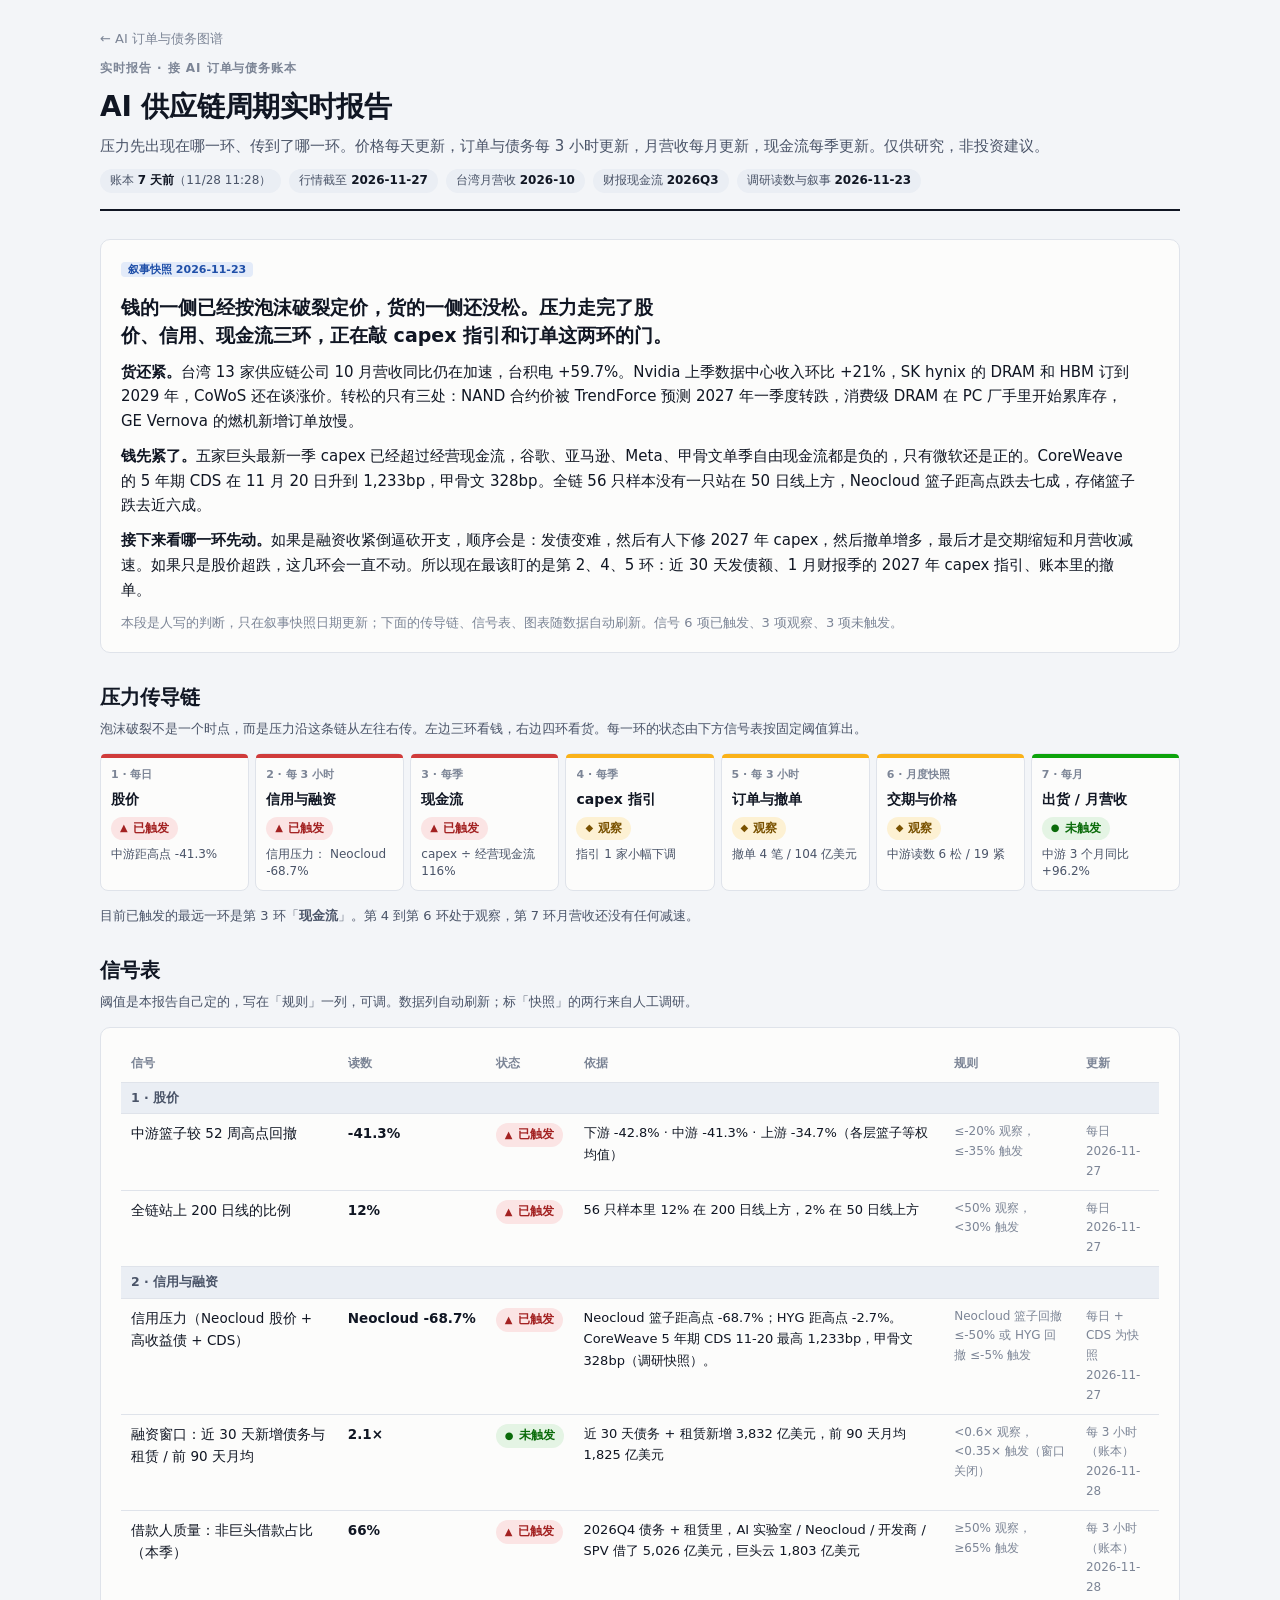
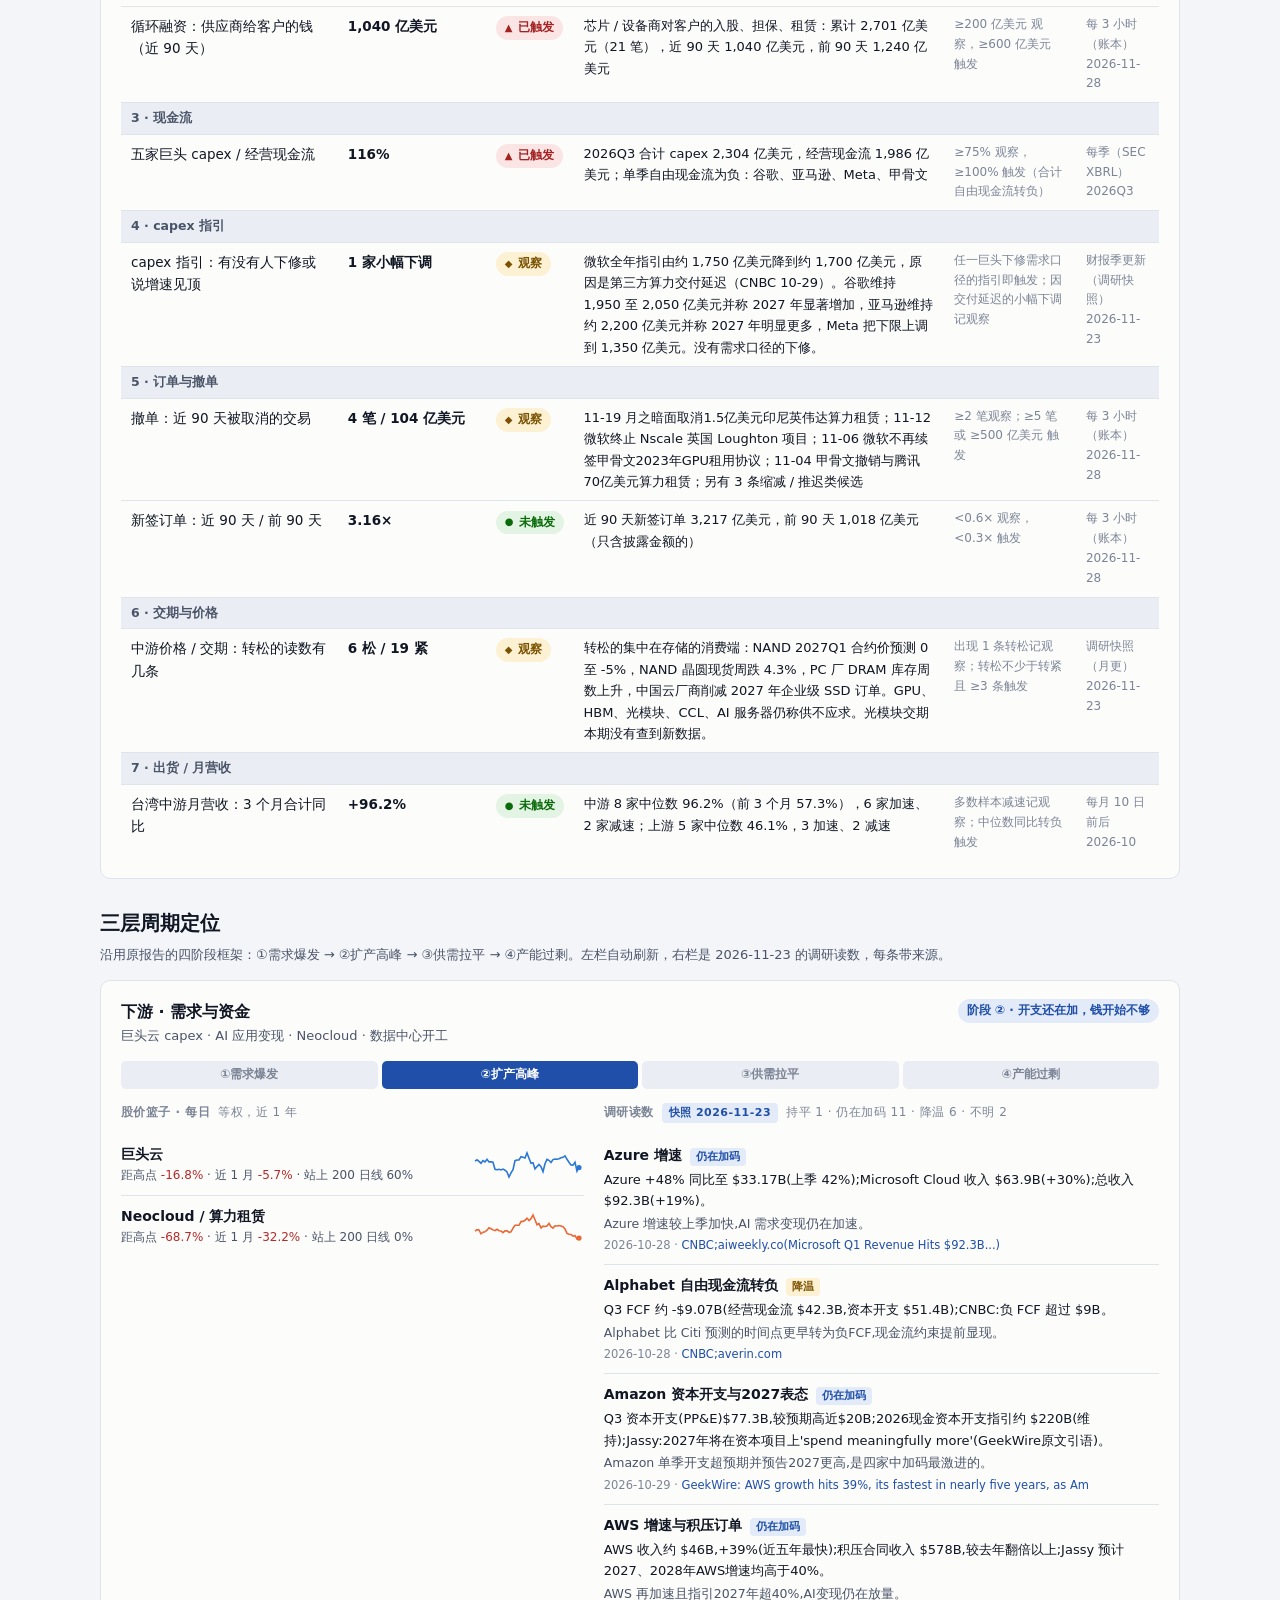
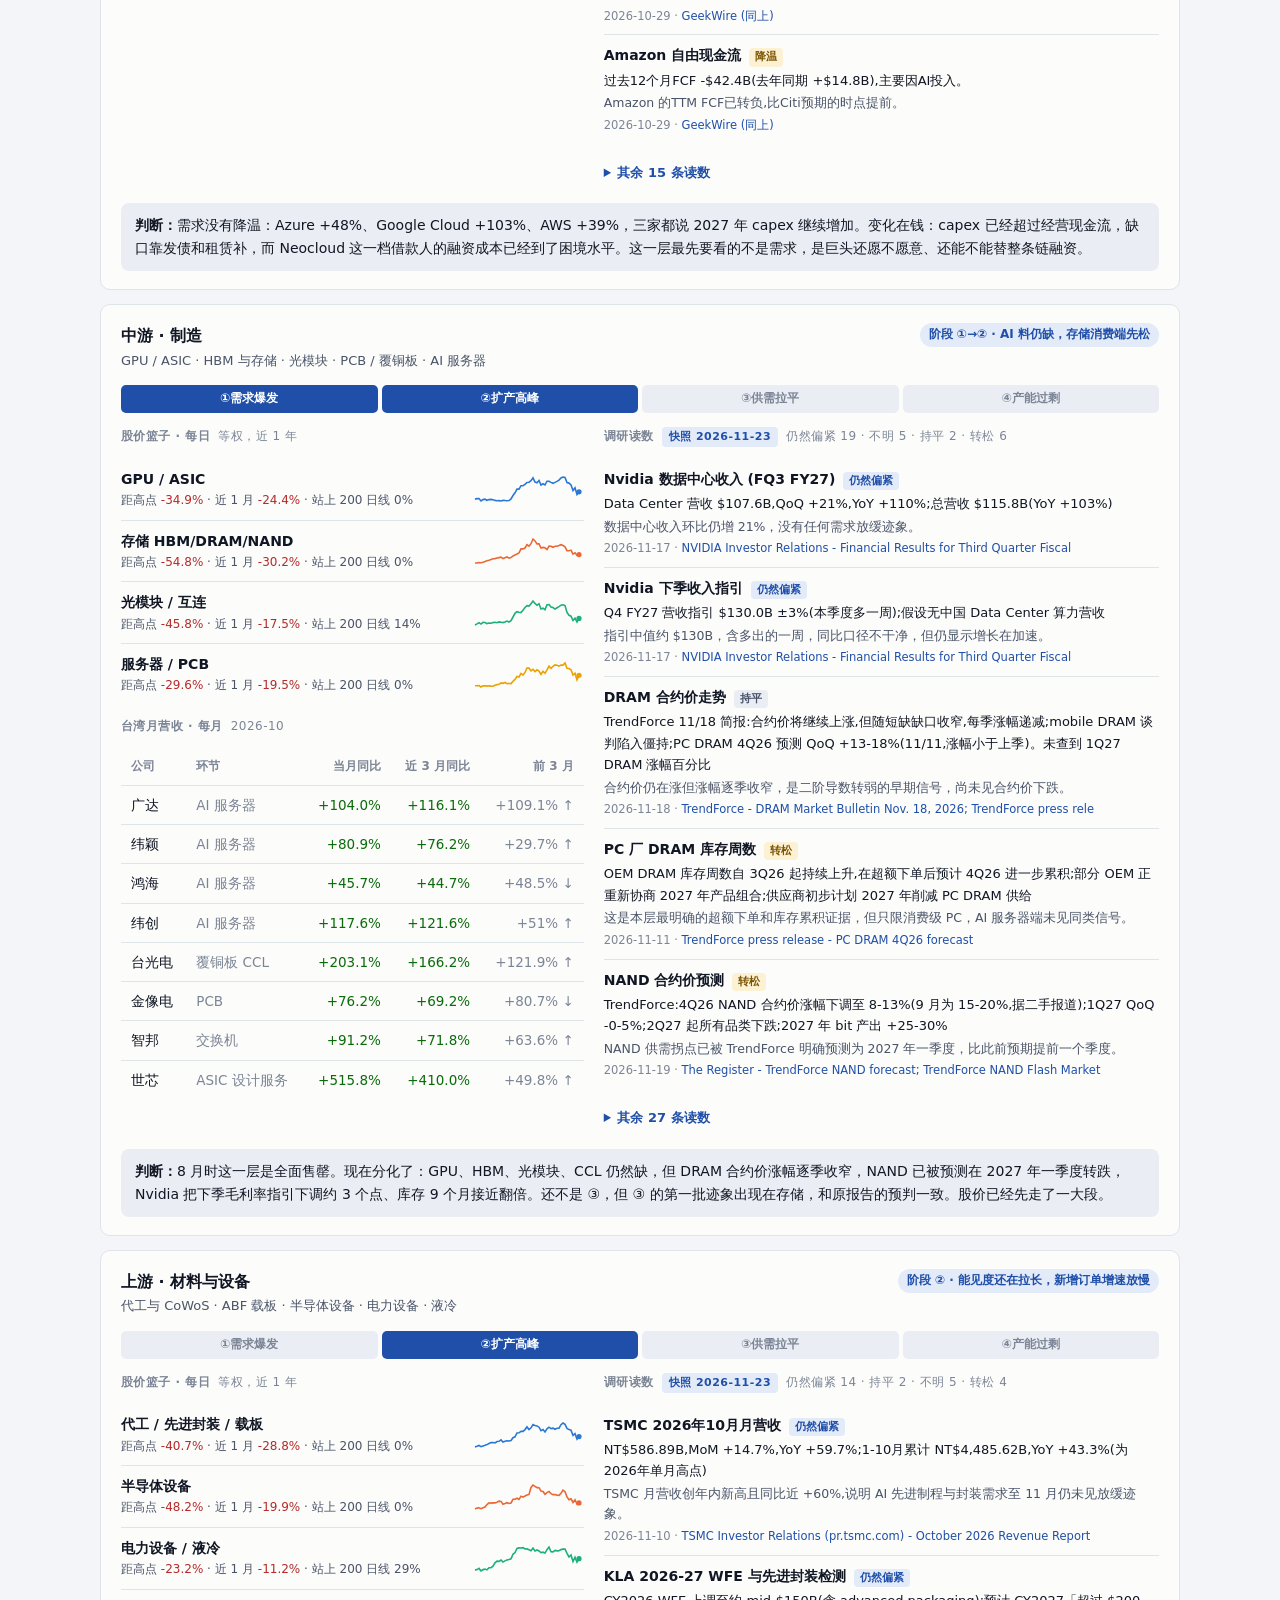
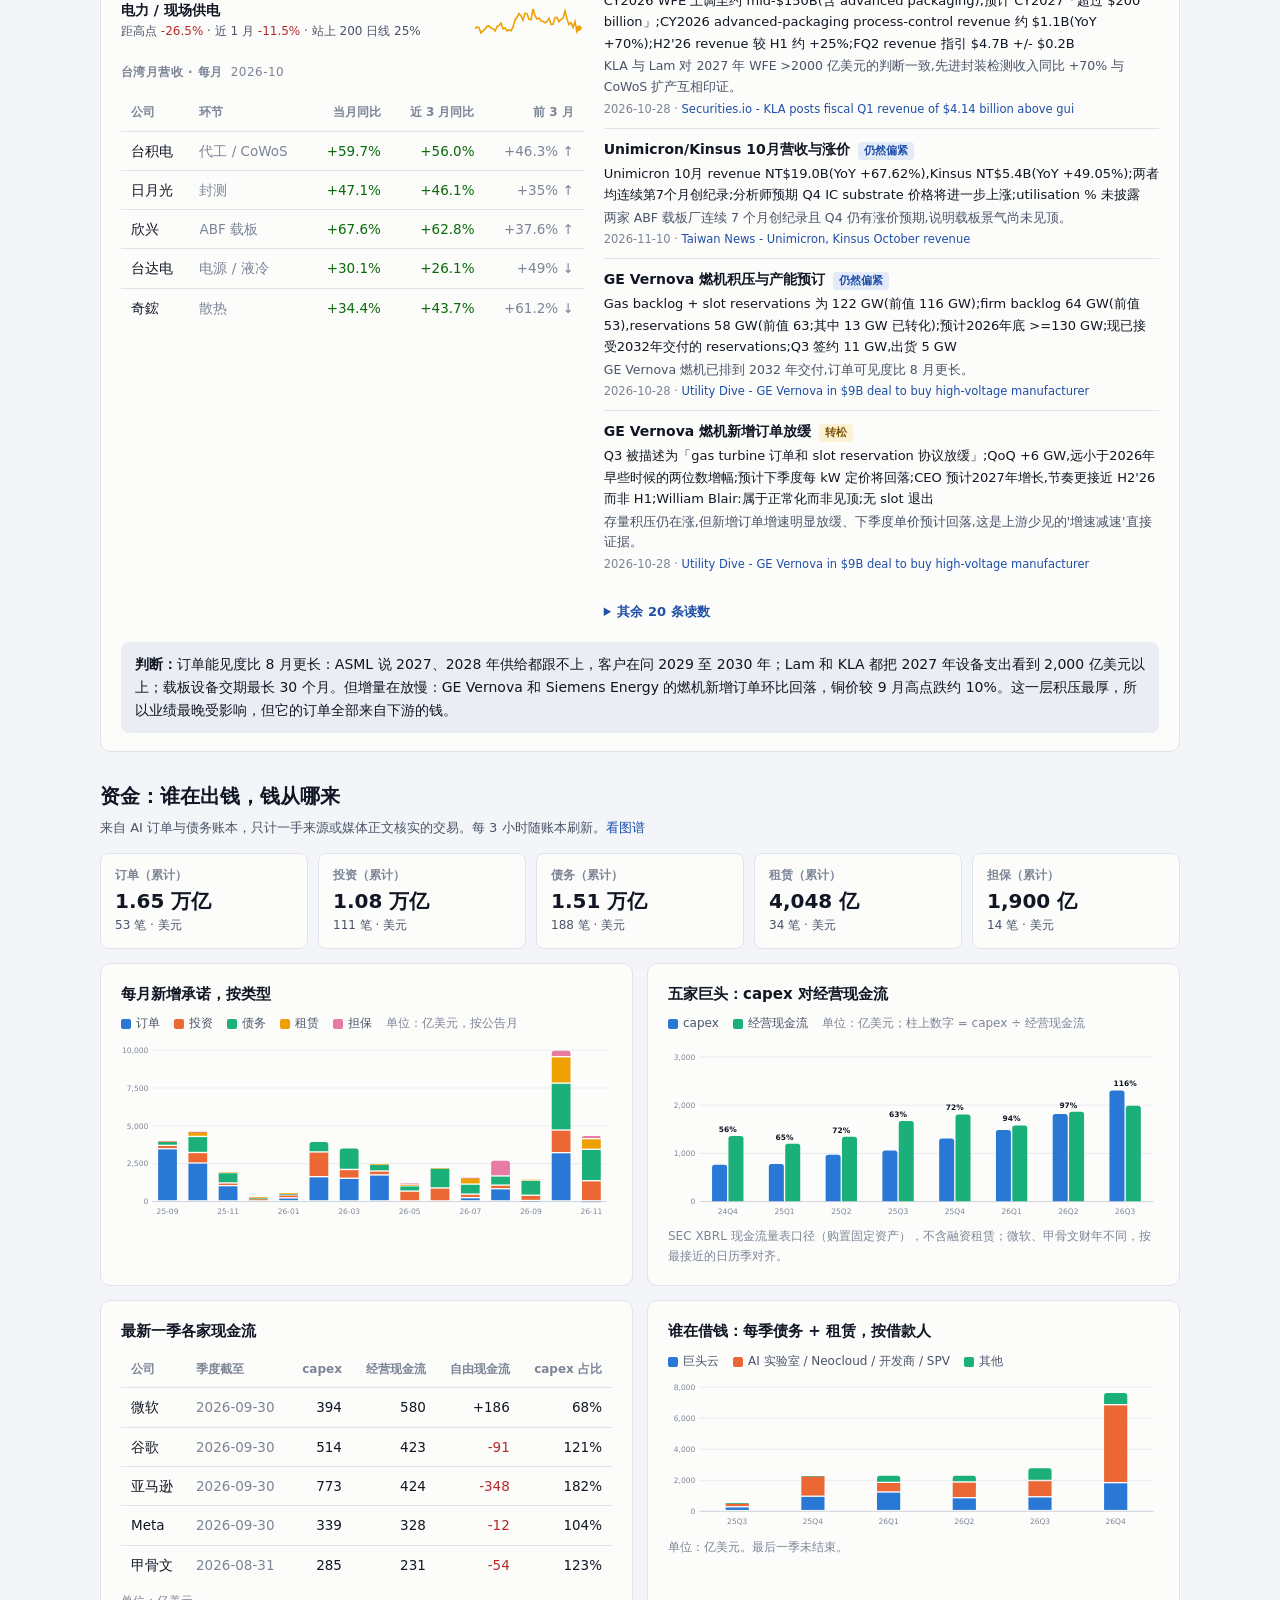
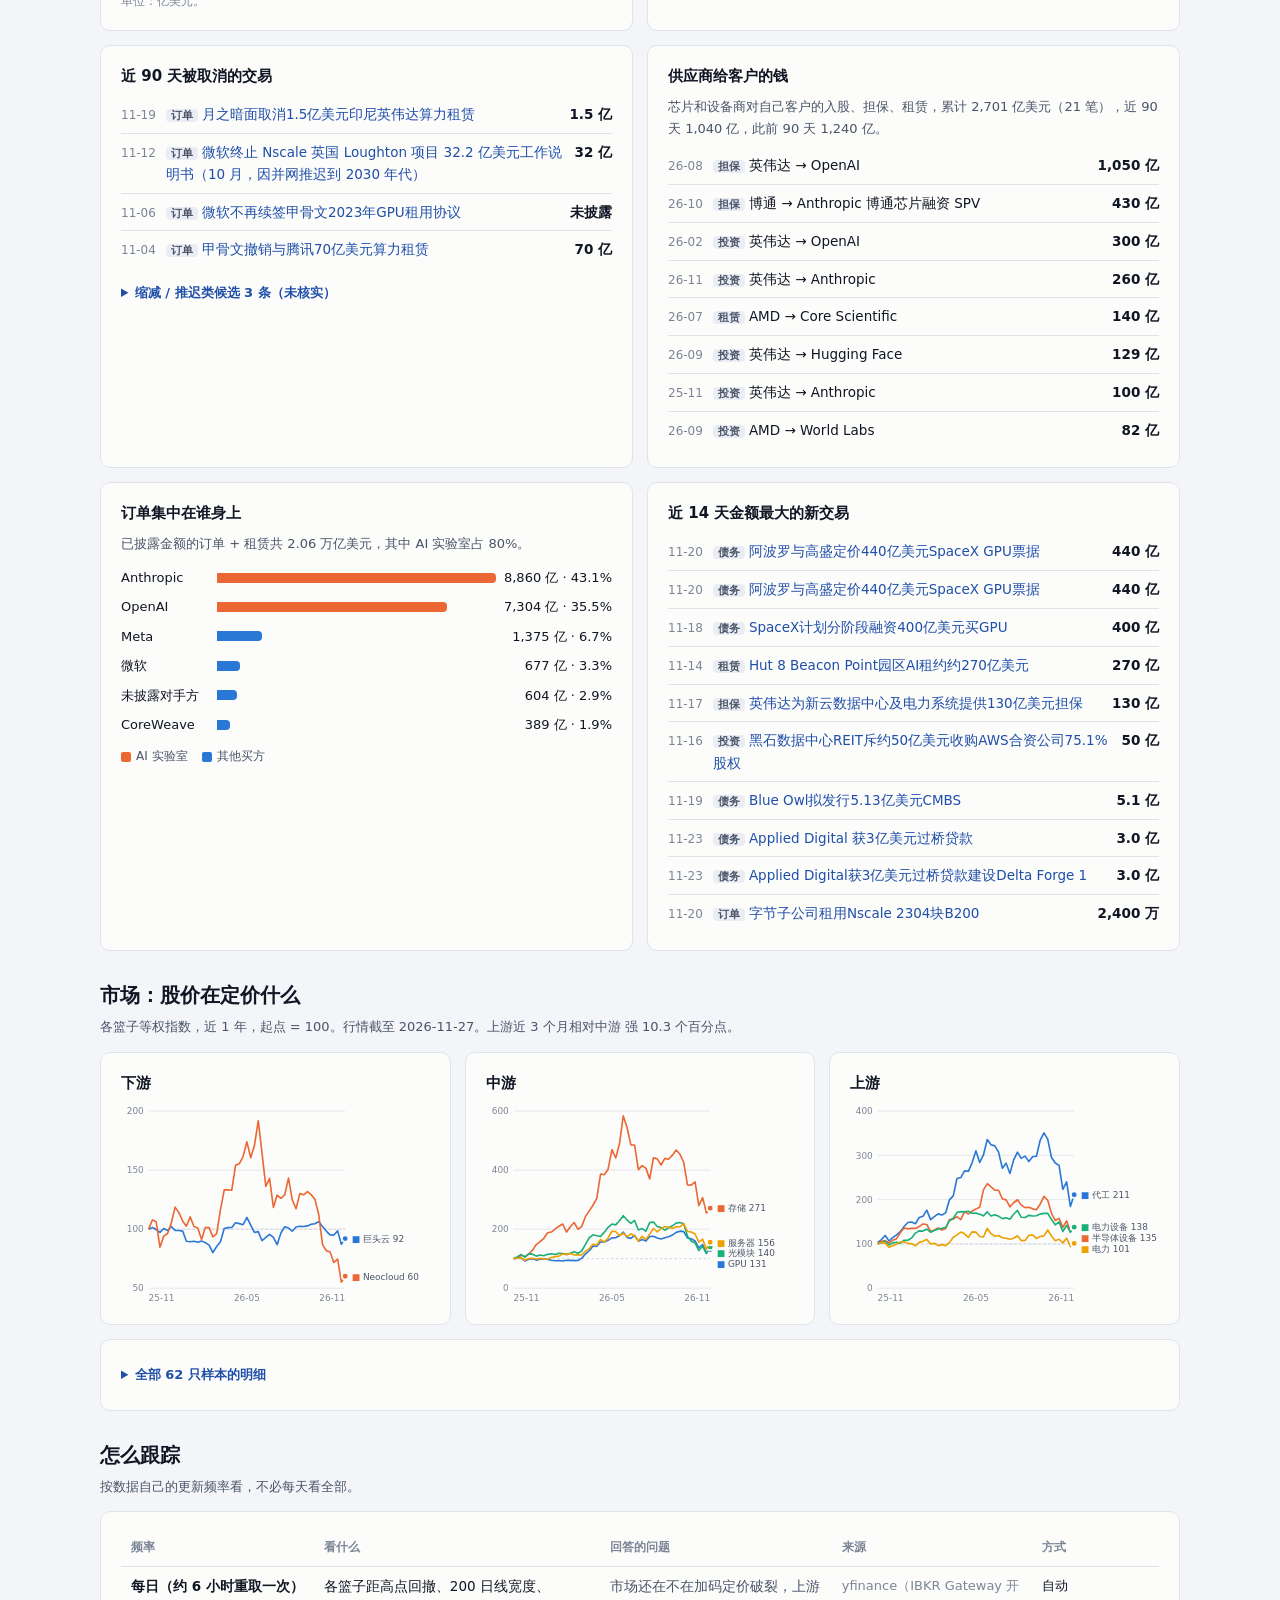
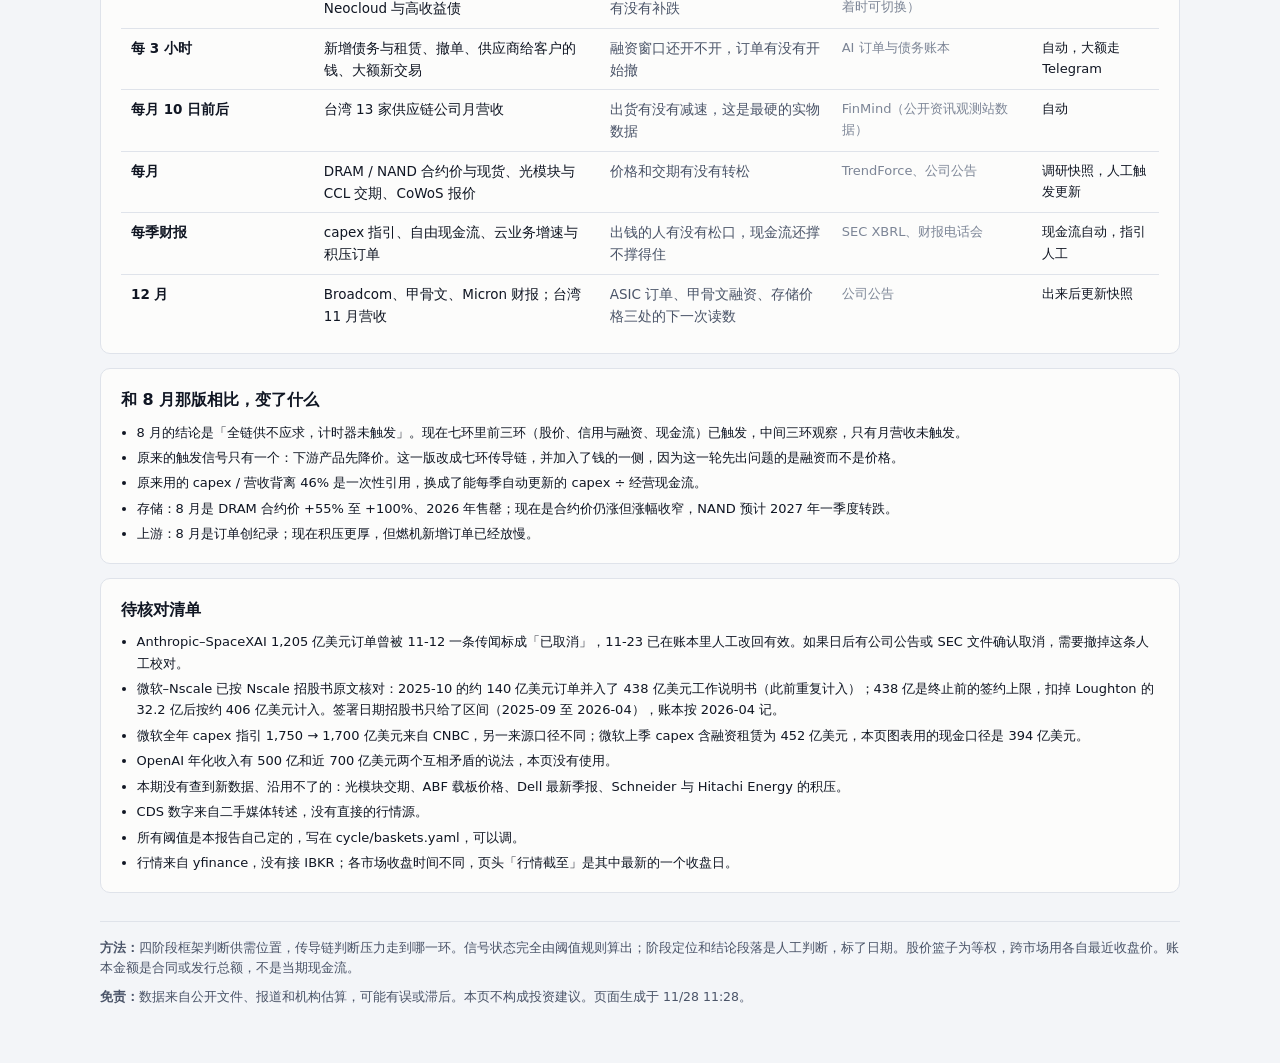
<file: docs/cycle.html>
<!DOCTYPE html>
<html lang="zh-CN">
<head>
<meta charset="UTF-8">
<meta name="viewport" content="width=device-width, initial-scale=1.0, viewport-fit=cover">
<meta name="description" content="AI 供应链压力走到了哪一环：股价、信用、现金流、capex 指引、订单、价格、月营收七环传导链，接 AI 订单与债务账本，自动更新。">
<title>AI 供应链周期实时报告</title>
<style>
/* 版式：顶部一条「压力传导链」定调，其下按 信号表 → 三层 → 资金 → 市场 → 跟踪节奏 逐层展开；冷灰纸面 + 靛蓝墨色，状态色只用于状态 */
:root{
  --bg:#f3f5f8;--card:#fcfcfb;--ink:#101623;--sub:#4a5468;--mute:#7c8596;--line:#dfe3ea;--line2:#c6ccd6;--wash:#eaeef4;
  --accent:#1f4fa8;--accent-wash:#e3ebf9;
  --good:#0ca30c;--warn:#fab219;--serious:#ec835a;--crit:#d03b3b;
  --good-ink:#0a6b0a;--warn-ink:#7a5200;--crit-ink:#a32222;--good-wash:#e4f4e4;--warn-wash:#fdf1d3;--crit-wash:#fbe4e4;
  --s1:#2a78d6;--s2:#eb6834;--s3:#1baf7a;--s4:#eda100;--s5:#e87ba4;
  --up:#0a6b0a;--down:#b52a2a;
  --font:"Inter","PingFang SC","Hiragino Sans GB","Microsoft YaHei",system-ui,-apple-system,"Segoe UI",sans-serif;
}
@media (prefers-color-scheme: dark){:root:not([data-theme="light"]){
  --bg:#0e1117;--card:#171b23;--ink:#eceff4;--sub:#b3bccb;--mute:#8791a3;--line:#272d39;--line2:#394150;--wash:#1e2430;
  --accent:#7fa8f0;--accent-wash:#1b2740;
  --good-ink:#5fd15f;--warn-ink:#fac555;--crit-ink:#f08a8a;--good-wash:#12301a;--warn-wash:#3a2e0c;--crit-wash:#3b1717;
  --s1:#3987e5;--s2:#d95926;--s3:#199e70;--s4:#c98500;--s5:#d55181;
  --up:#5fd15f;--down:#f08a8a;color-scheme:dark}}
:root[data-theme="dark"]{
  --bg:#0e1117;--card:#171b23;--ink:#eceff4;--sub:#b3bccb;--mute:#8791a3;--line:#272d39;--line2:#394150;--wash:#1e2430;
  --accent:#7fa8f0;--accent-wash:#1b2740;
  --good-ink:#5fd15f;--warn-ink:#fac555;--crit-ink:#f08a8a;--good-wash:#12301a;--warn-wash:#3a2e0c;--crit-wash:#3b1717;
  --s1:#3987e5;--s2:#d95926;--s3:#199e70;--s4:#c98500;--s5:#d55181;
  --up:#5fd15f;--down:#f08a8a;color-scheme:dark}
*{box-sizing:border-box}
body{margin:0;background:var(--bg);color:var(--ink);font-family:var(--font);font-size:15px;line-height:1.65;font-variant-numeric:tabular-nums;
  padding-left:max(16px,env(safe-area-inset-left,0px));padding-right:max(16px,env(safe-area-inset-right,0px));padding-block:28px 56px}
.wrap{max-width:1080px;margin:0 auto;display:flex;flex-direction:column;gap:28px}
a{color:var(--accent);text-decoration:none}a:hover{text-decoration:underline}
a:focus-visible,summary:focus-visible,button:focus-visible{outline:2px solid var(--accent);outline-offset:2px;border-radius:4px}
h1{font-size:28px;line-height:1.25;margin:0;font-weight:700;letter-spacing:-.2px;text-wrap:balance}
h2{font-size:20px;margin:0;font-weight:700;text-wrap:balance}
h3{font-size:16px;margin:0;font-weight:650}
p{margin:0}
.back{font-size:13px;color:var(--mute);text-decoration:none;align-self:flex-start}.back:hover{text-decoration:underline}
.eyebrow{font-size:12px;letter-spacing:.08em;color:var(--mute);font-weight:600}
.sub{color:var(--sub)}.mute{color:var(--mute)}.sm{font-size:13px}.xs{font-size:12px}
.head{display:flex;flex-direction:column;gap:10px;border-bottom:2px solid var(--ink);padding-bottom:16px}
.stamps{display:flex;flex-wrap:wrap;gap:6px 8px}
.stamp{font-size:12px;color:var(--sub);background:var(--wash);border-radius:999px;padding:2px 10px;white-space:nowrap}
.stamp b{color:var(--ink);font-weight:600}
section{display:flex;flex-direction:column;gap:14px;min-width:0}
.wrap>*{min-width:0}
.sec-head{display:flex;flex-direction:column;gap:4px}
.card{background:var(--card);border:1px solid var(--line);border-radius:10px;padding:18px 20px;min-width:0}
.snap{font-size:11px;font-weight:600;color:var(--accent);background:var(--accent-wash);border-radius:4px;padding:1px 7px;white-space:nowrap;vertical-align:middle}
/* 结论 */
.verdict{display:flex;flex-direction:column;gap:10px}
.verdict .big{font-size:19px;font-weight:650;line-height:1.5;text-wrap:balance}
.verdict p{max-width:68em}
/* 状态 */
.pill{display:inline-flex;align-items:center;gap:5px;font-size:12px;font-weight:650;border-radius:999px;padding:2px 9px;white-space:nowrap}
.pill i{font-style:normal;font-size:10px;line-height:1}
.st-on{background:var(--crit-wash);color:var(--crit-ink)}.st-watch{background:var(--warn-wash);color:var(--warn-ink)}
.st-off{background:var(--good-wash);color:var(--good-ink)}.st-na{background:var(--wash);color:var(--mute)}
/* 传导链 */
.chain{display:grid;grid-template-columns:repeat(7,minmax(0,1fr));gap:6px}
.node{position:relative;background:var(--card);border:1px solid var(--line);border-radius:8px;padding:12px 10px 10px;display:flex;flex-direction:column;gap:6px;min-width:0}
.node::before{content:"";position:absolute;left:0;right:0;top:0;height:4px;border-radius:8px 8px 0 0;background:var(--line2)}
.node.on::before{background:var(--crit)}.node.watch::before{background:var(--warn)}.node.off::before{background:var(--good)}
.node .nm{font-weight:650;font-size:14px;line-height:1.3}
.node .val{font-size:12px;color:var(--sub);line-height:1.4;overflow-wrap:anywhere}
.node .cad{font-size:11px;color:var(--mute)}
.node .step{font-size:11px;color:var(--mute);font-weight:600}
.chain-note{font-size:13px;color:var(--sub)}
@media(max-width:860px){.chain{grid-template-columns:minmax(0,1fr)}.node{flex-direction:row;flex-wrap:wrap;align-items:center;gap:4px 10px;padding:10px 12px 10px 16px}
  .node::before{left:0;top:0;bottom:0;right:auto;width:4px;height:auto;border-radius:8px 0 0 8px}.node .nm{flex:1 1 auto}.node .val{flex:1 1 100%}}
/* 表格 */
.tw{overflow-x:auto}
table{border-collapse:collapse;width:100%;font-size:13.5px}
th,td{text-align:left;padding:8px 10px;border-bottom:1px solid var(--line);vertical-align:top}
th{font-size:12px;font-weight:600;color:var(--mute);white-space:nowrap;background:transparent}
tr:last-child td{border-bottom:none}
td.n,th.n{text-align:right;white-space:nowrap}
.pos{color:var(--up)}.neg{color:var(--down)}
.sig{min-width:860px}.sig td:first-child{min-width:190px}.sig .v{font-weight:650;white-space:nowrap}
.grp td{background:var(--wash);font-weight:650;font-size:12.5px;padding:5px 10px;color:var(--sub)}
/* 三层 */
.layer{display:flex;flex-direction:column;gap:14px}
.lhead{display:flex;justify-content:space-between;align-items:flex-start;gap:10px;flex-wrap:wrap}
.track{display:grid;grid-template-columns:repeat(4,1fr);gap:4px}
.track span{font-size:12px;text-align:center;padding:4px 2px;border-radius:5px;background:var(--wash);color:var(--mute);font-weight:600}
.track span.on{background:var(--accent);color:#fff}
.cols{display:grid;grid-template-columns:minmax(0,5fr) minmax(0,6fr);gap:20px}
@media(max-width:820px){.cols{grid-template-columns:minmax(0,1fr)}}
.col{display:flex;flex-direction:column;gap:12px;min-width:0}
.lbl{font-size:12px;font-weight:650;color:var(--mute);letter-spacing:.04em;display:flex;gap:8px;align-items:center;flex-wrap:wrap}
.bk{display:grid;grid-template-columns:minmax(0,1fr) auto;gap:2px 12px;padding:9px 0;border-bottom:1px solid var(--line);align-items:center}
.bk:last-child{border-bottom:none}
.bk .t{font-weight:650;font-size:14px}.bk .m{font-size:12px;color:var(--sub)}
.bk svg{display:block}
.rd{display:flex;flex-direction:column;gap:2px;padding:9px 0;border-bottom:1px solid var(--line)}
.rd:last-child{border-bottom:none}
.rd .top{display:flex;gap:8px;align-items:baseline;flex-wrap:wrap}
.rd .nm{font-weight:650;font-size:14px}
.dir{font-size:11px;font-weight:650;border-radius:4px;padding:0 6px;white-space:nowrap}
.dir.hot{background:var(--accent-wash);color:var(--accent)}.dir.cool{background:var(--warn-wash);color:var(--warn-ink)}.dir.flat{background:var(--wash);color:var(--sub)}
.rd .val{font-size:13px;color:var(--ink);overflow-wrap:anywhere}
.rd .note{font-size:12.5px;color:var(--sub)}
.rd .src{font-size:11.5px;color:var(--mute);overflow-wrap:anywhere}
details>summary{cursor:pointer;font-size:13px;color:var(--accent);font-weight:600;padding:6px 0;list-style-position:inside}
.call{background:var(--wash);border-radius:8px;padding:11px 14px;font-size:14px}
/* 数字块 */
.tiles{display:grid;grid-template-columns:repeat(auto-fit,minmax(140px,1fr));gap:10px}
.tile{background:var(--card);border:1px solid var(--line);border-radius:8px;padding:12px 14px;display:flex;flex-direction:column;gap:2px;min-width:0}
.tile .k{font-size:12px;color:var(--mute);font-weight:600}.tile .v{font-size:20px;font-weight:700;line-height:1.3}.tile .d{font-size:12px;color:var(--sub)}
.grid2{display:grid;grid-template-columns:repeat(2,minmax(0,1fr));gap:14px}
@media(max-width:820px){.grid2{grid-template-columns:minmax(0,1fr)}}
.grid3{display:grid;grid-template-columns:repeat(3,minmax(0,1fr));gap:14px}
@media(max-width:900px){.grid3{grid-template-columns:minmax(0,1fr)}}
.chart-card{display:flex;flex-direction:column;gap:8px}
.chart-card h3{font-size:15px}
.cx{overflow-x:auto}.cx svg{display:block;width:100%;height:auto;min-width:420px}.cx.lc{overflow:visible}.cx.lc svg{min-width:0}
.legend{display:flex;flex-wrap:wrap;gap:4px 14px;font-size:12px;color:var(--sub)}
.legend span{display:inline-flex;align-items:center;gap:5px}
.legend i{width:10px;height:10px;border-radius:2px;display:inline-block}
.list{display:flex;flex-direction:column}
.li{display:grid;grid-template-columns:auto minmax(0,1fr) auto;gap:2px 10px;padding:7px 0;border-bottom:1px solid var(--line);font-size:13.5px;align-items:baseline}
.li:last-child{border-bottom:none}
.li .dt{color:var(--mute);font-size:12px;white-space:nowrap}.li .am{font-weight:650;white-space:nowrap}
.tag{font-size:11px;font-weight:600;color:var(--sub);background:var(--wash);border-radius:4px;padding:0 5px;margin-right:4px;white-space:nowrap}
.hbar{display:grid;grid-template-columns:88px minmax(0,1fr) auto;gap:8px;align-items:center;font-size:13px;padding:4px 0}
.hbar .b{height:10px;border-radius:0 4px 4px 0;background:var(--s1);min-width:2px}
.hbar .b.lab{background:var(--s2)}
#tip{position:fixed;z-index:20;pointer-events:none;background:var(--ink);color:var(--bg);font-size:12px;line-height:1.5;padding:6px 9px;border-radius:6px;max-width:260px;box-shadow:0 4px 14px rgba(0,0,0,.2)}
#tip b{font-weight:650}
.foot{font-size:12.5px;color:var(--sub);display:flex;flex-direction:column;gap:8px;border-top:1px solid var(--line);padding-top:16px}
ul.plain{margin:0;padding-left:1.2em;display:flex;flex-direction:column;gap:4px}
.err{background:var(--crit-wash);color:var(--crit-ink);padding:12px 14px;border-radius:8px}
</style>
</head>
<body>
<div class="wrap" id="app"><div class="card">正在读取数据…</div></div>
<div id="tip" hidden></div>
<script>
const EMBED = /*__DATA__*/null;
const $ = (h) => { const t = document.createElement('template'); t.innerHTML = h.trim(); return t.content; };
const esc = (s) => String(s ?? '').replace(/[&<>"]/g, c => ({'&':'&amp;','<':'&lt;','>':'&gt;','"':'&quot;'}[c]));
const ST = { on: ['已触发', '▲'], watch: ['观察', '◆'], off: ['未触发', '●'], na: ['待补', '○'] };
const pill = (s) => `<span class="pill st-${s}"><i>${ST[s][1]}</i>${ST[s][0]}</span>`;
const yi = (v) => { if (v == null || v === 0) return '未披露'; const a = Math.abs(v); if (a >= 1e12) return (v / 1e12).toFixed(2) + ' 万亿'; if (a >= 1e9) return Math.round(v / 1e8).toLocaleString('en-US') + ' 亿'; if (a >= 1e8) return (v / 1e8).toFixed(1) + ' 亿'; return Math.round(v / 1e4).toLocaleString('en-US') + ' 万'; };
const pct = (v, d = 1) => v == null ? '–' : `<span class="${v > 0 ? 'pos' : v < 0 ? 'neg' : ''}">${v > 0 ? '+' : ''}${v.toFixed(d)}%</span>`;
const ago = (iso) => { const m = Math.round((Date.now() - new Date(iso)) / 6e4); return m < 60 ? `${m} 分钟前` : m < 2880 ? `${Math.round(m / 60)} 小时前` : `${Math.round(m / 1440)} 天前`; };
const local = (iso) => new Date(iso).toLocaleString('zh-CN', { month: 'numeric', day: 'numeric', hour: '2-digit', minute: '2-digit', hour12: false });
const cssv = (n) => getComputedStyle(document.documentElement).getPropertyValue(n).trim();

/* ---------- 提示框 ---------- */
const tip = document.getElementById('tip');
function bindTips(root) {
  root.querySelectorAll('[data-tip]').forEach(el => {
    el.addEventListener('pointermove', e => { tip.innerHTML = el.dataset.tip; tip.hidden = false;
      const w = tip.offsetWidth, x = Math.min(e.clientX + 12, innerWidth - w - 8); tip.style.left = Math.max(8, x) + 'px'; tip.style.top = (e.clientY + 14) + 'px'; });
    el.addEventListener('pointerleave', () => tip.hidden = true);
  });
}

/* ---------- 图表（SVG，单一刻度） ---------- */
function niceScale(lo, hi, target = 4) { const raw = (hi - lo) / target || 1, p = Math.pow(10, Math.floor(Math.log10(raw))), n = raw / p;
  const step = (n <= 1 ? 1 : n <= 2 ? 2 : n <= 2.5 ? 2.5 : n <= 5 ? 5 : 10) * p; const a = Math.floor(lo / step) * step, b = Math.ceil(hi / step) * step; return { lo: a, hi: b, step, ticks: Math.round((b - a) / step) }; }
function niceMax(v) { return niceScale(0, v).hi; }
function axis(W, H, m, max, min, fmt, ticks) { ticks = ticks || niceScale(min, max).ticks;
  let g = ''; const ih = H - m.t - m.b;
  for (let i = 0; i <= ticks; i++) { const v = min + (max - min) * i / ticks, y = m.t + ih - ih * i / ticks;
    g += `<line x1="${m.l}" x2="${W - m.r}" y1="${y}" y2="${y}" stroke="var(--line)" stroke-width="1"/><text x="${m.l - 6}" y="${y + 4}" text-anchor="end" font-size="11" fill="var(--mute)">${fmt(v)}</text>`; }
  return g;
}
function stackedBars(rows, keys, labels, colors, { xKey, fmtX, unit, W = 720, H = 260 }) {
  const m = { t: 12, r: 8, b: 26, l: 46 }, iw = W - m.l - m.r, ih = H - m.t - m.b;
  const max = niceMax(Math.max(...rows.map(r => keys.reduce((s, k) => s + (r[k] || 0), 0))));
  const bw = iw / rows.length, w = Math.min(34, bw * .62);
  let s = `<svg viewBox="0 0 ${W} ${H}" role="img">` + axis(W, H, m, max, 0, v => Math.round(v).toLocaleString('en-US'));
  rows.forEach((r, i) => {
    const x = m.l + bw * i + (bw - w) / 2; let y = m.t + ih; const tot = keys.reduce((a, k) => a + (r[k] || 0), 0);
    const tipH = `<b>${fmtX(r[xKey])}</b><br>` + keys.map((k, j) => `${labels[j]} ${Math.round(r[k]).toLocaleString('en-US')} ${unit}`).join('<br>') + `<br><b>合计 ${Math.round(tot).toLocaleString('en-US')} ${unit}</b>`;
    let segs = ''; const nz = keys.filter(k => r[k] > 0);
    keys.forEach((k, j) => { const h = (r[k] || 0) / max * ih; if (h <= 0) return; const top = k === nz[nz.length - 1];
      const hh = Math.max(h - 2, 1); y -= h;
      segs += top ? `<path d="M${x},${y + hh} v${-(hh - Math.min(4, hh))} q0,${-Math.min(4, hh)} ${Math.min(4, hh)},${-Math.min(4, hh)} h${w - 2 * Math.min(4, hh)} q${Math.min(4, hh)},0 ${Math.min(4, hh)},${Math.min(4, hh)} v${hh - Math.min(4, hh)} z" fill="${colors[j]}"/>` : `<rect x="${x}" y="${y}" width="${w}" height="${hh}" fill="${colors[j]}"/>`; });
    s += `<g data-tip="${esc(tipH)}">${segs}<rect x="${m.l + bw * i}" y="${m.t}" width="${bw}" height="${ih}" fill="transparent"/></g>`;
    if (rows.length <= 8 || i % 2 === (rows.length - 1) % 2) s += `<text x="${m.l + bw * i + bw / 2}" y="${H - 8}" text-anchor="middle" font-size="11" fill="var(--mute)">${fmtX(r[xKey])}</text>`;
  });
  return s + `<line x1="${m.l}" x2="${W - m.r}" y1="${m.t + ih}" y2="${m.t + ih}" stroke="var(--line2)"/></svg>`;
}
function groupedBars(rows, keys, labels, colors, { xKey, unit, note, W = 720, H = 260 }) {
  const m = { t: 22, r: 8, b: 26, l: 46 }, iw = W - m.l - m.r, ih = H - m.t - m.b;
  const max = niceMax(Math.max(...rows.flatMap(r => keys.map(k => r[k]))));
  const bw = iw / rows.length, w = Math.min(22, bw * .32);
  let s = `<svg viewBox="0 0 ${W} ${H}" role="img">` + axis(W, H, m, max, 0, v => Math.round(v).toLocaleString('en-US'));
  rows.forEach((r, i) => {
    const cx = m.l + bw * i + bw / 2;
    const tipH = `<b>${r[xKey]}</b><br>` + keys.map((k, j) => `${labels[j]} ${Math.round(r[k]).toLocaleString('en-US')} ${unit}`).join('<br>') + (note ? `<br><b>${note(r)}</b>` : '');
    let bars = '';
    keys.forEach((k, j) => { const h = r[k] / max * ih, x = cx - w - 1 + j * (w + 2), y = m.t + ih - h, c = Math.min(4, h);
      bars += `<path d="M${x},${y + h} v${-(h - c)} q0,${-c} ${c},${-c} h${w - 2 * c} q${c},0 ${c},${c} v${h - c} z" fill="${colors[j]}"/>`; });
    const topY = m.t + ih - Math.max(...keys.map(k => r[k])) / max * ih;
    s += `<g data-tip="${esc(tipH)}">${bars}<rect x="${m.l + bw * i}" y="${m.t}" width="${bw}" height="${ih}" fill="transparent"/></g>`;
    if (note) s += `<text x="${cx}" y="${topY - 6}" text-anchor="middle" font-size="11" font-weight="650" fill="var(--ink)">${note(r)}</text>`;
    s += `<text x="${cx}" y="${H - 8}" text-anchor="middle" font-size="11" fill="var(--mute)">${r[xKey]}</text>`;
  });
  return s + `<line x1="${m.l}" x2="${W - m.r}" y1="${m.t + ih}" y2="${m.t + ih}" stroke="var(--line2)"/></svg>`;
}
function lines(series, colors, { W = 380, H = 250 }) {
  const m = { t: 10, r: 104, b: 22, l: 34 }, iw = W - m.l - m.r, ih = H - m.t - m.b;
  const all = series.flatMap(s => s.series.map(p => p[1]));
  const sc = niceScale(Math.min(...all, 100), Math.max(...all, 100)), lo = sc.lo, hi = sc.hi;
  const n = Math.max(...series.map(s => s.series.length));
  const X = i => m.l + iw * i / (n - 1), Y = v => m.t + ih - (v - lo) / (hi - lo) * ih;
  let s = `<svg viewBox="0 0 ${W} ${H}" role="img" data-lines>` + axis(W, H, m, hi, lo, v => Math.round(v), sc.ticks);
  s += `<line x1="${m.l}" x2="${W - m.r}" y1="${Y(100)}" y2="${Y(100)}" stroke="var(--line2)" stroke-dasharray="3 3"/>`;
  const ends = series.map((sr, j) => ({ j, y: Y(sr.series[sr.series.length - 1][1]), sr })).sort((a, b) => a.y - b.y);
  for (let k = 1; k < ends.length; k++) if (ends[k].y - ends[k - 1].y < 13) ends[k].y = ends[k - 1].y + 13;
  series.forEach((sr, j) => { const off = n - sr.series.length;
    s += `<path d="${sr.series.map((p, i) => (i ? 'L' : 'M') + X(i + off).toFixed(1) + ',' + Y(p[1]).toFixed(1)).join('')}" fill="none" stroke="${colors[j]}" stroke-width="2" stroke-linejoin="round"/>`;
    const lp = sr.series[sr.series.length - 1]; s += `<circle cx="${X(n - 1)}" cy="${Y(lp[1])}" r="4" fill="${colors[j]}" stroke="var(--card)" stroke-width="2"/>`; });
  ends.forEach(e => { s += `<text x="${W - m.r + 8}" y="${e.y + 4}" font-size="11" fill="var(--sub)"><tspan fill="${colors[e.j]}">■</tspan> ${esc(e.sr.zh.split(' ')[0].slice(0, 8))} ${Math.round(e.sr.last)}</text>`; });
  const first = series[0].series; [0, Math.floor((first.length - 1) / 2), first.length - 1].forEach(i => { s += `<text x="${X(i + n - first.length)}" y="${H - 6}" text-anchor="${i === 0 ? 'start' : i === first.length - 1 ? 'end' : 'middle'}" font-size="11" fill="var(--mute)">${first[i][0].slice(2, 7)}</text>`; });
  s += `<line class="xh" x1="0" x2="0" y1="${m.t}" y2="${m.t + ih}" stroke="var(--line2)" visibility="hidden"/><rect class="hit" x="${m.l}" y="${m.t}" width="${iw}" height="${ih}" fill="transparent"/></svg>`;
  return { svg: s, meta: { m, iw, n, W } };
}
function bindLines(card, series, meta) {
  const svg = card.querySelector('svg[data-lines]'), hit = svg.querySelector('.hit'), xh = svg.querySelector('.xh');
  hit.addEventListener('pointermove', e => { const r = svg.getBoundingClientRect(), sx = (e.clientX - r.left) / r.width * meta.W;
    const i = Math.max(0, Math.min(meta.n - 1, Math.round((sx - meta.m.l) / meta.iw * (meta.n - 1)))); const x = meta.m.l + meta.iw * i / (meta.n - 1);
    xh.setAttribute('x1', x); xh.setAttribute('x2', x); xh.setAttribute('visibility', 'visible');
    const rows = series.map(sr => { const p = sr.series[i - (meta.n - sr.series.length)]; return p ? [sr.zh, p] : null; }).filter(Boolean);
    tip.innerHTML = `<b>${rows[0][1][0]}</b><br>` + rows.map(([z, p]) => `${esc(z)} ${p[1]}`).join('<br>'); tip.hidden = false;
    tip.style.left = Math.max(8, Math.min(e.clientX + 12, innerWidth - tip.offsetWidth - 8)) + 'px'; tip.style.top = (e.clientY + 14) + 'px'; });
  hit.addEventListener('pointerleave', () => { tip.hidden = true; xh.setAttribute('visibility', 'hidden'); });
}
function spark(series, color) {
  const W = 110, H = 30, vs = series.map(p => p[1]), lo = Math.min(...vs), hi = Math.max(...vs);
  const pts = vs.map((v, i) => [(W - 6) * i / (vs.length - 1) + 1, 3 + (H - 6) * (1 - (v - lo) / ((hi - lo) || 1))]);
  return `<svg width="${W}" height="${H}" viewBox="0 0 ${W} ${H}" aria-hidden="true"><path d="${pts.map((p, i) => (i ? 'L' : 'M') + p[0].toFixed(1) + ',' + p[1].toFixed(1)).join('')}" fill="none" stroke="${color}" stroke-width="1.6"/><circle cx="${pts[pts.length - 1][0]}" cy="${pts[pts.length - 1][1]}" r="2.6" fill="${color}"/></svg>`;
}

/* ---------- 页面 ---------- */
const DIR = { heating: ['仍在加码', 'hot'], tightening: ['仍然偏紧', 'hot'], cooling: ['降温', 'cool'], easing: ['转松', 'cool'], flat: ['持平', 'flat'], unclear: ['不明', 'flat'] };
function reading(r) {
  const d = DIR[r.direction] || DIR.unclear;
  const src = r.url ? `<a href="${esc(r.url)}" target="_blank" rel="noopener">${esc((r.source || '来源').slice(0, 70))}</a>` : esc(r.source || '未找到可核实来源');
  return `<div class="rd"><div class="top"><span class="nm">${esc(r.name_zh)}</span><span class="dir ${d[1]}">${d[0]}</span>${r.confidence === 'low' ? '<span class="dir flat">低可信</span>' : ''}</div>
    <div class="val">${esc(r.value_zh || r.value)}</div><div class="note">${esc(r.note_zh || '')}</div><div class="src">${esc(r.asof || '')} · ${src}</div></div>`;
}
function render(D) {
  const app = document.getElementById('app'); app.innerHTML = '';
  const S = Object.fromEntries(D.signals.map(s => [s.id, s]));
  const C = [cssv('--s1'), cssv('--s2'), cssv('--s3'), cssv('--s4'), cssv('--s5')];
  let h = '';
  /* 头部 */
  h += `<header class="head">${EMBED ? '' : '<a class="back" href="./">← AI 订单与债务图谱</a>'}<div class="eyebrow">实时报告 · 接 AI 订单与债务账本</div><h1>AI 供应链周期实时报告</h1>
    <p class="sub">压力先出现在哪一环、传到了哪一环。价格每天更新，订单与债务每 3 小时更新，月营收每月更新，现金流每季更新。仅供研究，非投资建议。</p>
    <div class="stamps"><span class="stamp">账本 <b>${ago(D.ledger_at)}</b>（${local(D.ledger_at)}）</span><span class="stamp">行情截至 <b>${D.prices_asof}</b></span>
    <span class="stamp">台湾月营收 <b>${D.tw_latest}</b></span><span class="stamp">财报现金流 <b>${D.sec_q}</b></span><span class="stamp">调研读数与叙事 <b>${D.narrative_date}</b></span></div></header>`;
  /* 结论 */
  h += `<section><div class="card verdict"><div><span class="snap">叙事快照 ${D.narrative_date}</span></div><div class="big">${D.verdict.headline}</div>${D.verdict.paras.map(p => `<p>${p}</p>`).join('')}
    <p class="sm mute">本段是人写的判断，只在叙事快照日期更新；下面的传导链、信号表、图表随数据自动刷新。信号 ${D.counts.on} 项已触发、${D.counts.watch} 项观察、${D.counts.off} 项未触发。</p></div></section>`;
  /* 传导链 */
  h += `<section><div class="sec-head"><h2>压力传导链</h2><p class="sub sm">泡沫破裂不是一个时点，而是压力沿这条链从左往右传。左边三环看钱，右边四环看货。每一环的状态由下方信号表按固定阈值算出。</p></div>
    <div class="chain">${D.chain.map((n, i) => `<div class="node ${n.status}"><div class="step">${i + 1} · ${n.cadence}</div><div class="nm">${n.name}</div><div>${pill(n.status)}</div><div class="val">${esc(n.headline)}</div></div>`).join('')}</div>
    <p class="chain-note">${D.front >= 0 ? `目前已触发的最远一环是第 ${D.front + 1} 环「<b>${D.chain[D.front].name}</b>」。` : '目前没有任何一环触发。'}${D.verdict.chain_note || ''}</p></section>`;
  /* 信号表 */
  h += `<section><div class="sec-head"><h2>信号表</h2><p class="sub sm">阈值是本报告自己定的，写在「规则」一列，可调。数据列自动刷新；标「快照」的两行来自人工调研。</p></div>
    <div class="card tw"><table class="sig"><thead><tr><th>信号</th><th>读数</th><th>状态</th><th>依据</th><th>规则</th><th>更新</th></tr></thead><tbody>
    ${D.chain.map((n, i) => `<tr class="grp"><td colspan="6">${i + 1} · ${n.name}</td></tr>` + n.signals.map(id => { const s = S[id]; return `<tr><td>${esc(s.name)}</td><td class="v">${esc(s.value)}</td><td>${pill(s.status)}</td><td class="sm">${esc(s.evidence)}</td><td class="xs mute">${esc(s.rule)}</td><td class="xs mute">${esc(s.fresh)}<br>${esc(s.asof || '')}</td></tr>`; }).join('')).join('')}
    </tbody></table></div></section>`;
  /* 三层 */
  h += `<section><div class="sec-head"><h2>三层周期定位</h2><p class="sub sm">沿用原报告的四阶段框架：①需求爆发 → ②扩产高峰 → ③供需拉平 → ④产能过剩。左栏自动刷新，右栏是 ${D.narrative_date} 的调研读数，每条带来源。</p></div>`;
  const STG = ['①需求爆发', '②扩产高峰', '③供需拉平', '④产能过剩'];
  D.layers.forEach((L, li) => {
    const rd = L.readings.slice().sort((a, b) => ({ high: 0, medium: 1, low: 2 }[a.confidence] - { high: 0, medium: 1, low: 2 }[b.confidence]));
    const cnt = Object.entries(L.dir).map(([k, v]) => `${(DIR[k] || DIR.unclear)[0]} ${v}`).join(' · ');
    h += `<div class="card layer"><div class="lhead"><div><h3>${L.name}</h3><div class="sm sub">${L.who}</div></div><span class="pill st-na" style="background:var(--accent-wash);color:var(--accent)">${L.badge}</span></div>
      <div class="track">${STG.map((s, i) => `<span class="${L.stage.includes(i + 1) ? 'on' : ''}">${s}</span>`).join('')}</div>
      <div class="cols"><div class="col"><div class="lbl">股价篮子 · 每日<span class="mute" style="font-weight:400">等权，近 1 年</span></div><div>
      ${L.baskets.map((b, bi) => `<div class="bk"><div><div class="t">${esc(b.zh)}</div><div class="m">距高点 ${pct(b.dd)} · 近 1 月 ${pct(b.m1)} · 站上 200 日线 ${b.b200}%</div></div>${spark(b.series, C[bi % 4])}</div>`).join('')}</div>
      ${L.tw.length ? `<div class="lbl">台湾月营收 · 每月<span class="mute" style="font-weight:400">${D.tw_latest}</span></div><div class="tw"><table><thead><tr><th>公司</th><th>环节</th><th class="n">当月同比</th><th class="n">近 3 月同比</th><th class="n">前 3 月</th></tr></thead><tbody>
      ${L.tw.map(c => `<tr><td>${esc(c.zh)}</td><td class="mute">${esc(c.seg)}</td><td class="n">${pct(c.months[c.months.length - 1].yoy)}</td><td class="n">${pct(c.yoy3)}</td><td class="n mute">${c.yoy3_prev == null ? '–' : (c.yoy3_prev > 0 ? '+' : '') + c.yoy3_prev + '%'} ${c.yoy3 >= c.yoy3_prev ? '↑' : '↓'}</td></tr>`).join('')}</tbody></table></div>` : ''}
      </div><div class="col"><div class="lbl">调研读数<span class="snap">快照 ${D.narrative_date}</span><span class="mute" style="font-weight:400">${cnt}</span></div>
      <div>${rd.slice(0, 5).map(reading).join('')}</div>${rd.length > 5 ? `<details><summary>其余 ${rd.length - 5} 条读数</summary><div>${rd.slice(5).map(reading).join('')}</div></details>` : ''}</div></div>
      <div class="call"><b>判断：</b>${L.call}</div></div>`;
  });
  h += `</section>`;
  /* 资金 */
  const F = D.funding, KZ = { order: '订单', investment: '投资', debt: '债务', lease: '租赁', guarantee: '担保' };
  h += `<section><div class="sec-head"><h2>资金：谁在出钱，钱从哪来</h2><p class="sub sm">来自 AI 订单与债务账本，只计一手来源或媒体正文核实的交易。每 3 小时随账本刷新。<a href="${esc(D.site_url || '#')}" target="_blank" rel="noopener">看图谱</a></p></div>
    <div class="tiles">${Object.entries(F.totals).map(([k, v]) => `<div class="tile"><div class="k">${KZ[k] || k}（累计）</div><div class="v">${yi(v.usd)}</div><div class="d">${v.count} 笔 · 美元</div></div>`).join('')}</div>
    <div class="grid2"><div class="card chart-card"><h3>每月新增承诺，按类型</h3><div class="legend">${Object.keys(KZ).map((k, i) => `<span><i style="background:${C[i]}"></i>${KZ[k]}</span>`).join('')}<span class="mute">单位：亿美元，按公告月</span></div>
      <div class="cx">${stackedBars(F.monthly.map(r => Object.fromEntries(Object.entries(r).map(([k, v]) => [k, k === 'ym' ? v : v * 10]))), Object.keys(KZ), Object.values(KZ), C, { xKey: 'ym', fmtX: v => v.slice(2), unit: '亿美元' })}</div></div>
    <div class="card chart-card"><h3>五家巨头：capex 对经营现金流</h3><div class="legend"><span><i style="background:${C[0]}"></i>capex</span><span><i style="background:${C[2]}"></i>经营现金流</span><span class="mute">单位：亿美元；柱上数字 = capex ÷ 经营现金流</span></div>
      <div class="cx">${groupedBars(F.agg.map(r => ({ q: r.q.slice(2), capex: r.capex * 10, ocf: r.ocf * 10, ratio: r.ratio })), ['capex', 'ocf'], ['capex', '经营现金流'], [C[0], C[2]], { xKey: 'q', unit: '亿美元', note: r => r.ratio + '%' })}</div>
      <p class="xs mute">SEC XBRL 现金流量表口径（购置固定资产），不含融资租赁；微软、甲骨文财年不同，按最接近的日历季对齐。</p></div></div>
    <div class="grid2"><div class="card chart-card"><h3>最新一季各家现金流</h3><div class="tw"><table><thead><tr><th>公司</th><th>季度截至</th><th class="n">capex</th><th class="n">经营现金流</th><th class="n">自由现金流</th><th class="n">capex 占比</th></tr></thead><tbody>
      ${F.capex.map(c => { const q = c.quarters[c.quarters.length - 1]; return `<tr><td>${c.zh}</td><td class="mute">${q.end}</td><td class="n">${Math.round(q.capex * 10)}</td><td class="n">${Math.round(q.ocf * 10)}</td><td class="n ${q.fcf < 0 ? 'neg' : ''}">${q.fcf > 0 ? '+' : ''}${Math.round(q.fcf * 10)}</td><td class="n">${q.ratio}%</td></tr>`; }).join('')}</tbody></table></div><p class="xs mute">单位：亿美元。</p></div>
    <div class="card chart-card"><h3>谁在借钱：每季债务 + 租赁，按借款人</h3><div class="legend"><span><i style="background:${C[0]}"></i>巨头云</span><span><i style="background:${C[1]}"></i>AI 实验室 / Neocloud / 开发商 / SPV</span><span><i style="background:${C[2]}"></i>其他</span></div>
      <div class="cx">${stackedBars(F.debt_q.map(r => ({ q: r.q, ig: r.ig * 10, risky: r.risky * 10, other: r.other * 10 })), ['ig', 'risky', 'other'], ['巨头云', '实验室 / Neocloud / 开发商 / SPV', '其他'], C, { xKey: 'q', fmtX: v => v.slice(2), unit: '亿美元', H: 220 })}</div>
      <p class="xs mute">单位：亿美元。最后一季未结束。</p></div></div>
    <div class="grid2"><div class="card chart-card"><h3>近 ${S.cancel.name.match(/\d+/)[0]} 天被取消的交易</h3><div class="list">${F.cancels.length ? F.cancels.map(e => `<div class="li"><span class="dt">${e.date.slice(5)}</span><span><span class="tag">${e.kind_zh}</span>${e.url ? `<a href="${esc(e.url)}" target="_blank" rel="noopener">${esc(e.title)}</a>` : esc(e.title)}</span><span class="am">${yi(e.usd)}</span></div>`).join('') : '<p class="mute sm">无。</p>'}</div>
      ${F.stress_cands.length ? `<details><summary>缩减 / 推迟类候选 ${F.stress_cands.length} 条（未核实）</summary><div class="list">${F.stress_cands.map(e => `<div class="li"><span class="dt">${(e.date || '').slice(5)}</span><span>${esc(e.title)}</span><span class="am">${yi(e.usd)}</span></div>`).join('')}</div></details>` : ''}</div>
    <div class="card chart-card"><h3>供应商给客户的钱</h3><p class="sm sub">芯片和设备商对自己客户的入股、担保、租赁，累计 ${yi(F.circ.total)}美元（${F.circ.n} 笔），近 90 天 ${yi(F.circ.d90)}，此前 90 天 ${yi(F.circ.prev90)}。</p>
      <div class="list">${F.circ.items.map(e => `<div class="li"><span class="dt">${e.date.slice(2, 7)}</span><span><span class="tag">${e.kind_zh}</span>${esc(e.from)} → ${esc(e.to)}</span><span class="am">${yi(e.usd)}</span></div>`).join('')}</div></div></div>
    <div class="grid2"><div class="card chart-card"><h3>订单集中在谁身上</h3><p class="sm sub">已披露金额的订单 + 租赁共 ${yi(F.order_book)}美元，其中 AI 实验室占 ${F.lab_share}%。</p>
      <div>${F.buyers.map(b => `<div class="hbar"><span>${esc(b.name)}</span><div><div class="b ${b.group === 'model_lab' ? 'lab' : ''}" style="width:${b.share / F.buyers[0].share * 100}%"></div></div><span>${yi(b.usd)} · ${b.share}%</span></div>`).join('')}</div>
      <div class="legend"><span><i style="background:${C[1]}"></i>AI 实验室</span><span><i style="background:${C[0]}"></i>其他买方</span></div></div>
    <div class="card chart-card"><h3>近 14 天金额最大的新交易</h3><div class="list">${F.recent.map(e => `<div class="li"><span class="dt">${e.date.slice(5)}</span><span><span class="tag">${e.kind_zh}</span>${e.url ? `<a href="${esc(e.url)}" target="_blank" rel="noopener">${esc(e.title)}</a>` : esc(e.title)}</span><span class="am">${yi(e.usd)}</span></div>`).join('')}</div></div></div></section>`;
  /* 市场 */
  const M = D.market, LZ = { down: '下游', mid: '中游', up: '上游' };
  h += `<section><div class="sec-head"><h2>市场：股价在定价什么</h2><p class="sub sm">各篮子等权指数，近 1 年，起点 = 100。行情截至 ${D.prices_asof}。上游近 3 个月相对中游 ${M.rotation_m3 > 0 ? '强' : '弱'} ${Math.abs(M.rotation_m3)} 个百分点。</p></div>
    <div class="grid3">${['down', 'mid', 'up'].map(L => `<div class="card chart-card" data-lc="${L}"><h3>${LZ[L]}</h3><div class="cx lc"></div></div>`).join('')}</div>
    <div class="card"><details><summary>全部 ${Object.keys(M.tickers).length} 只样本的明细</summary><div class="tw"><table><thead><tr><th>篮子 / 标的</th><th class="n">现价</th><th class="n">1 日</th><th class="n">5 日</th><th class="n">1 月</th><th class="n">3 月</th><th class="n">年初至今</th><th class="n">距 52 周高点</th><th>均线</th></tr></thead><tbody>
    ${M.baskets.map(b => `<tr class="grp"><td colspan="9">${esc(b.zh)}</td></tr>` + b.tickers.map(t => { const x = M.tickers[t]; return `<tr><td>${esc(M.names[t] ? M.names[t] + ' ' : '')}<span class="mute">${t}</span></td><td class="n">${x.last.toLocaleString('en-US')}</td><td class="n">${pct(x.d1)}</td><td class="n">${pct(x.d5)}</td><td class="n">${pct(x.m1)}</td><td class="n">${pct(x.m3)}</td><td class="n">${pct(x.ytd)}</td><td class="n">${pct(x.dd)}</td><td class="xs mute">${x.a50 ? '50↑' : '50↓'} ${x.a200 ? '200↑' : '200↓'}</td></tr>`; }).join('')).join('')}
    </tbody></table></div></details></div></section>`;
  /* 跟踪节奏 */
  h += `<section><div class="sec-head"><h2>怎么跟踪</h2><p class="sub sm">按数据自己的更新频率看，不必每天看全部。</p></div>
    <div class="card tw"><table><thead><tr><th>频率</th><th>看什么</th><th>回答的问题</th><th>来源</th><th>方式</th></tr></thead><tbody>
    ${D.tracking.map(t => `<tr><td style="white-space:nowrap"><b>${esc(t.when)}</b></td><td>${esc(t.what)}</td><td class="sub">${esc(t.why)}</td><td class="sm mute">${esc(t.src)}</td><td class="sm">${esc(t.how)}</td></tr>`).join('')}</tbody></table></div>
    ${D.changes && D.changes.length ? `<div class="card"><h3>和 8 月那版相比，变了什么</h3><ul class="plain sm" style="margin-top:8px">${D.changes.map(c => `<li>${c}</li>`).join('')}</ul></div>` : ''}
    ${D.checklist.length ? `<div class="card"><h3>待核对清单</h3><ul class="plain sm" style="margin-top:8px">${D.checklist.map(c => `<li>${c}</li>`).join('')}</ul></div>` : ''}</section>`;
  h += `<footer class="foot"><p><b>方法：</b>四阶段框架判断供需位置，传导链判断压力走到哪一环。信号状态完全由阈值规则算出；阶段定位和结论段落是人工判断，标了日期。股价篮子为等权，跨市场用各自最近收盘价。账本金额是合同或发行总额，不是当期现金流。</p>
    <p><b>免责：</b>数据来自公开文件、报道和机构估算，可能有误或滞后。本页不构成投资建议。页面生成于 ${local(D.generated_at)}。</p></footer>`;
  app.append($(h));
  ['down', 'mid', 'up'].forEach(L => { const card = app.querySelector(`[data-lc="${L}"]`), ser = M.baskets.filter(b => b.layer === L); const r = lines(ser, C, {}); card.querySelector('.cx').innerHTML = r.svg; bindLines(card, ser, r.meta); });
  bindTips(app);
}
(async () => {
  try { const D = EMBED || await (await fetch('data/cycle.json?t=' + Date.now())).json(); window.__D = D; render(D);
    matchMedia('(prefers-color-scheme: dark)').addEventListener('change', () => render(D));
    new MutationObserver(() => render(D)).observe(document.documentElement, { attributes: true, attributeFilter: ['data-theme'] });
  } catch (e) { document.getElementById('app').innerHTML = `<div class="err">数据读取失败：${esc(e.message)}</div>`; }
})();
</script>

</body>
</html>
</file>
